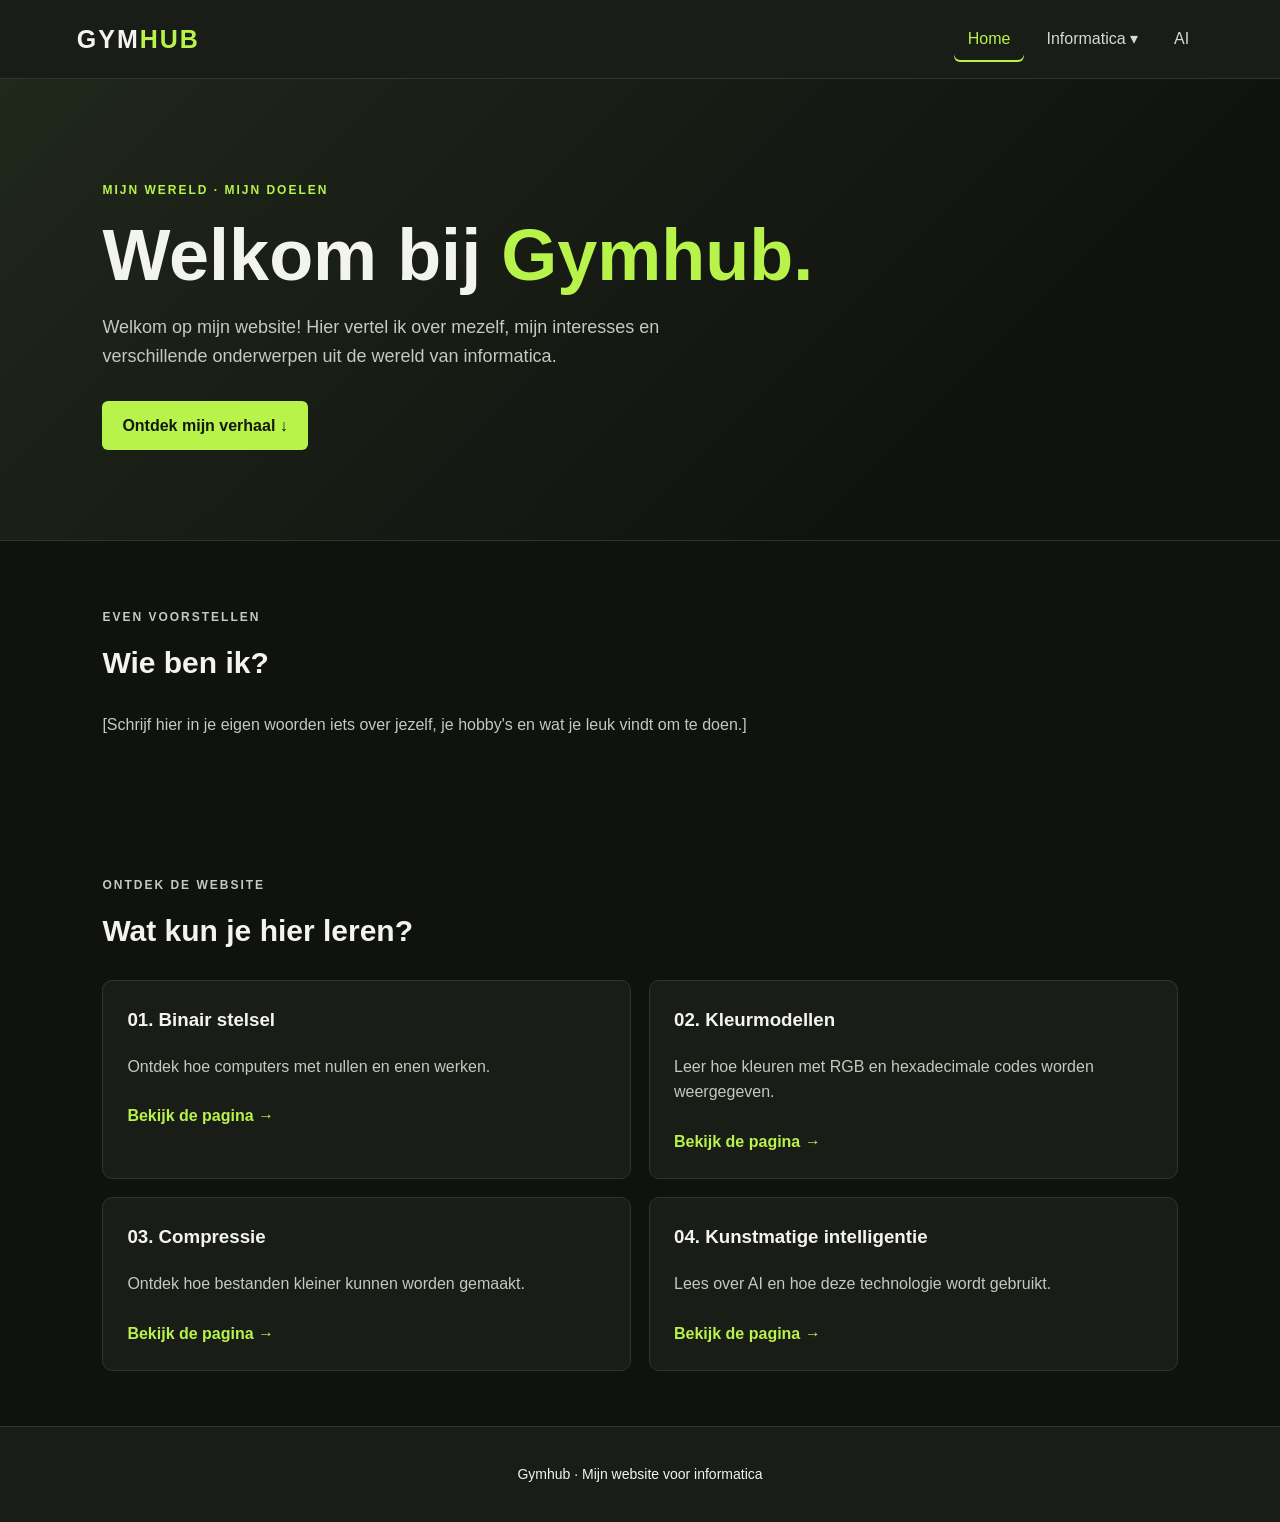
<file: index.html>
<!DOCTYPE html>
<!-- Dit is de homepage van mijn Gymhub-website. -->

<html lang="nl">
<head>
    <!-- Hiermee worden Nederlandse tekens goed weergegeven. -->
    <meta charset="UTF-8">

    <!-- Hiermee schaalt de website goed op een telefoon. -->
    <meta name="viewport" content="width=device-width, initial-scale=1.0">

    <!-- Dit is de titel die in het browsertabblad staat. -->
    <title>Gymhub | Home</title>

    <!-- Hiermee koppel ik mijn CSS-bestand aan deze pagina. -->
    <link rel="stylesheet" type="text/css" href="opmaak.css">
</head>

<body>

    <!-- De header bevat de naam van mijn website en het menu. -->
    <header class="bovenbalk">
        <a class="logo" href="index.html">GYM<span>HUB</span></a>

        <!-- Het navigatiemenu helpt bezoekers door de website te gaan. -->
        <nav class="navigatie">
            <ul>
                <li><a class="actief" href="index.html">Home</a></li>

                <li class="dropdown">
                    <a href="#" class="dropdown-knop">Informatica ▾</a>

                    <!-- Dit submenu klapt open als je er met de muis overheen gaat. -->
                    <ul class="dropdown-menu">
                        <li>
                            <a href="invoer-verwerking-uitvoer.html">
                                Invoer, verwerking en uitvoer
                            </a>
                        </li>
                        <li>
                            <a href="binairstelsel.html">Binair stelsel</a>
                        </li>
                        <li>
                            <a href="kleurmodellen.html">Kleurmodellen</a>
                        </li>
                        <li>
                            <a href="compressie.html">Compressie</a>
                        </li>
                    </ul>
                </li>

                <li><a href="ai.html">AI</a></li>
            </ul>
        </nav>
    </header>

    <!-- De main bevat de belangrijkste inhoud van de homepage. -->
    <main>
        <!-- Dit is het grote introductieblok bovenaan de pagina. -->
        <section class="intro">
            <p class="klein-label">MIJN WERELD · MIJN DOELEN</p>

            <h1>Welkom bij <span>Gymhub.</span></h1>

            <p class="intro-tekst">
                Welkom op mijn website! Hier vertel ik over mezelf,
                mijn interesses en verschillende onderwerpen uit de
                wereld van informatica.
            </p>

            <!-- Deze knop brengt de bezoeker naar de informatie over mij. -->
            <a class="knop" href="#over-mij">Ontdek mijn verhaal ↓</a>
        </section>

        <!-- Dit blok is bedoeld voor persoonlijke informatie over mij. -->
        <section class="inhoudsblok" id="over-mij">
            <p class="klein-label">EVEN VOORSTELLEN</p>

            <h2>Wie ben ik?</h2>

            <!-- Vervang deze aanwijzing door je eigen tekst. -->
            <p>
                [Schrijf hier in je eigen woorden iets over jezelf,
                je hobby's en wat je leuk vindt om te doen.]
            </p>
        </section>

        <!-- Deze kaarten geven bezoekers een overzicht van de website. -->
        <section class="inhoudsblok">
            <p class="klein-label">ONTDEK DE WEBSITE</p>

            <h2>Wat kun je hier leren?</h2>

            <div class="kaarten">
                <article class="kaart">
                    <h3>01. Binair stelsel</h3>
                    <p>
                        Ontdek hoe computers met nullen en enen werken.
                    </p>
                    <a href="binairstelsel.html">Bekijk de pagina →</a>
                </article>

                <article class="kaart">
                    <h3>02. Kleurmodellen</h3>
                    <p>
                        Leer hoe kleuren met RGB en hexadecimale codes
                        worden weergegeven.
                    </p>
                    <a href="kleurmodellen.html">Bekijk de pagina →</a>
                </article>

                <article class="kaart">
                    <h3>03. Compressie</h3>
                    <p>
                        Ontdek hoe bestanden kleiner kunnen worden gemaakt.
                    </p>
                    <a href="compressie.html">Bekijk de pagina →</a>
                </article>

                <article class="kaart">
                    <h3>04. Kunstmatige intelligentie</h3>
                    <p>
                        Lees over AI en hoe deze technologie wordt gebruikt.
                    </p>
                    <a href="ai.html">Bekijk de pagina →</a>
                </article>
            </div>
        </section>
    </main>

    <!-- De footer staat onderaan de pagina. -->
    <footer class="voettekst">
        <p>Gymhub · Mijn website voor informatica</p>
    </footer>

</body>
</html>
</file>
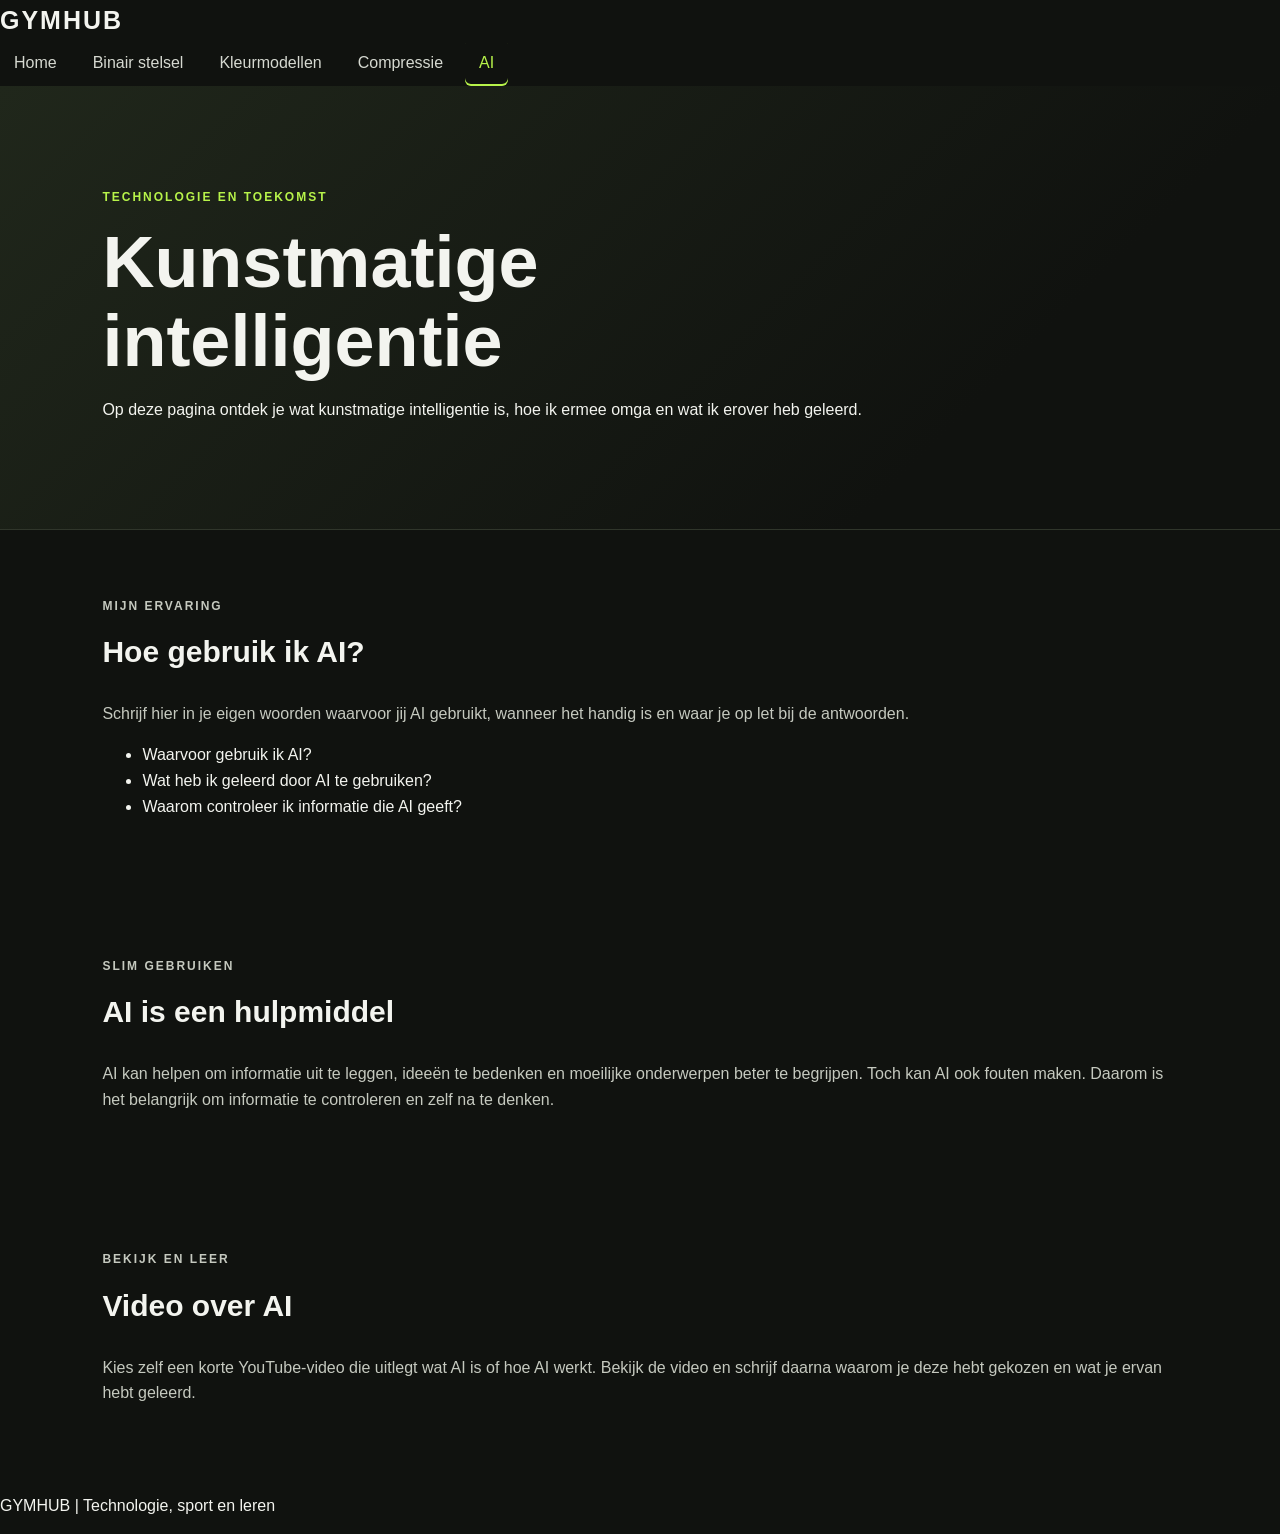
<file: ai.html>
<!DOCTYPE html>
<html lang="nl">
<head>
    <meta charset="UTF-8">
    <meta name="viewport" content="width=device-width, initial-scale=1.0">
    <title>AI | Gymhub</title>
    <link rel="stylesheet" href="opmaak.css">
</head>
<body>

    <!-- De navigatie is hetzelfde als op de andere pagina's. -->
    <header>
        <nav class="navigatie">
            <a class="logo" href="index.html">GYMHUB</a>

            <ul class="menu">
                <li><a href="index.html">Home</a></li>
                <li><a href="binairstelsel.html">Binair stelsel</a></li>
                <li><a href="kleurmodellen.html">Kleurmodellen</a></li>
                <li><a href="compressie.html">Compressie</a></li>
                <li><a class="actief" href="ai.html">AI</a></li>
            </ul>
        </nav>
    </header>

    <!-- Introductie van de AI-pagina. -->
    <main class="pagina">
        <section class="intro">
            <p class="klein-label">TECHNOLOGIE EN TOEKOMST</p>
            <h1>Kunstmatige intelligentie</h1>
            <p>
                Op deze pagina ontdek je wat kunstmatige intelligentie is,
                hoe ik ermee omga en wat ik erover heb geleerd.
            </p>
        </section>

        <!-- Vul hier je eigen ervaring met AI in. -->
        <section class="inhoudsblok">
            <p class="klein-label">MIJN ERVARING</p>
            <h2>Hoe gebruik ik AI?</h2>
            <p>
                Schrijf hier in je eigen woorden waarvoor jij AI gebruikt,
                wanneer het handig is en waar je op let bij de antwoorden.
            </p>

            <!-- Vervang de vragen hieronder door je eigen antwoorden. -->
            <ul>
                <li>Waarvoor gebruik ik AI?</li>
                <li>Wat heb ik geleerd door AI te gebruiken?</li>
                <li>Waarom controleer ik informatie die AI geeft?</li>
            </ul>
        </section>

        <!-- Een korte uitleg over verstandig gebruik van AI. -->
        <section class="inhoudsblok">
            <p class="klein-label">SLIM GEBRUIKEN</p>
            <h2>AI is een hulpmiddel</h2>
            <p>
                AI kan helpen om informatie uit te leggen, ideeën te bedenken
                en moeilijke onderwerpen beter te begrijpen. Toch kan AI ook
                fouten maken. Daarom is het belangrijk om informatie te
                controleren en zelf na te denken.
            </p>
        </section>

        <!-- Ruimte voor de zelfgekozen YouTube-video. -->
        <section class="inhoudsblok">
            <p class="klein-label">BEKIJK EN LEER</p>
            <h2>Video over AI</h2>
            <p>
                Kies zelf een korte YouTube-video die uitlegt wat AI is
                of hoe AI werkt. Bekijk de video en schrijf daarna waarom
                je deze hebt gekozen en wat je ervan hebt geleerd.
            </p>
            <!-- Voeg hier later de ingesloten video toe. -->
        </section>
    </main>

    <!-- Voettekst van de website. -->
    <footer>
        <p>GYMHUB | Technologie, sport en leren</p>
    </footer>

</body>
</html>
</file>
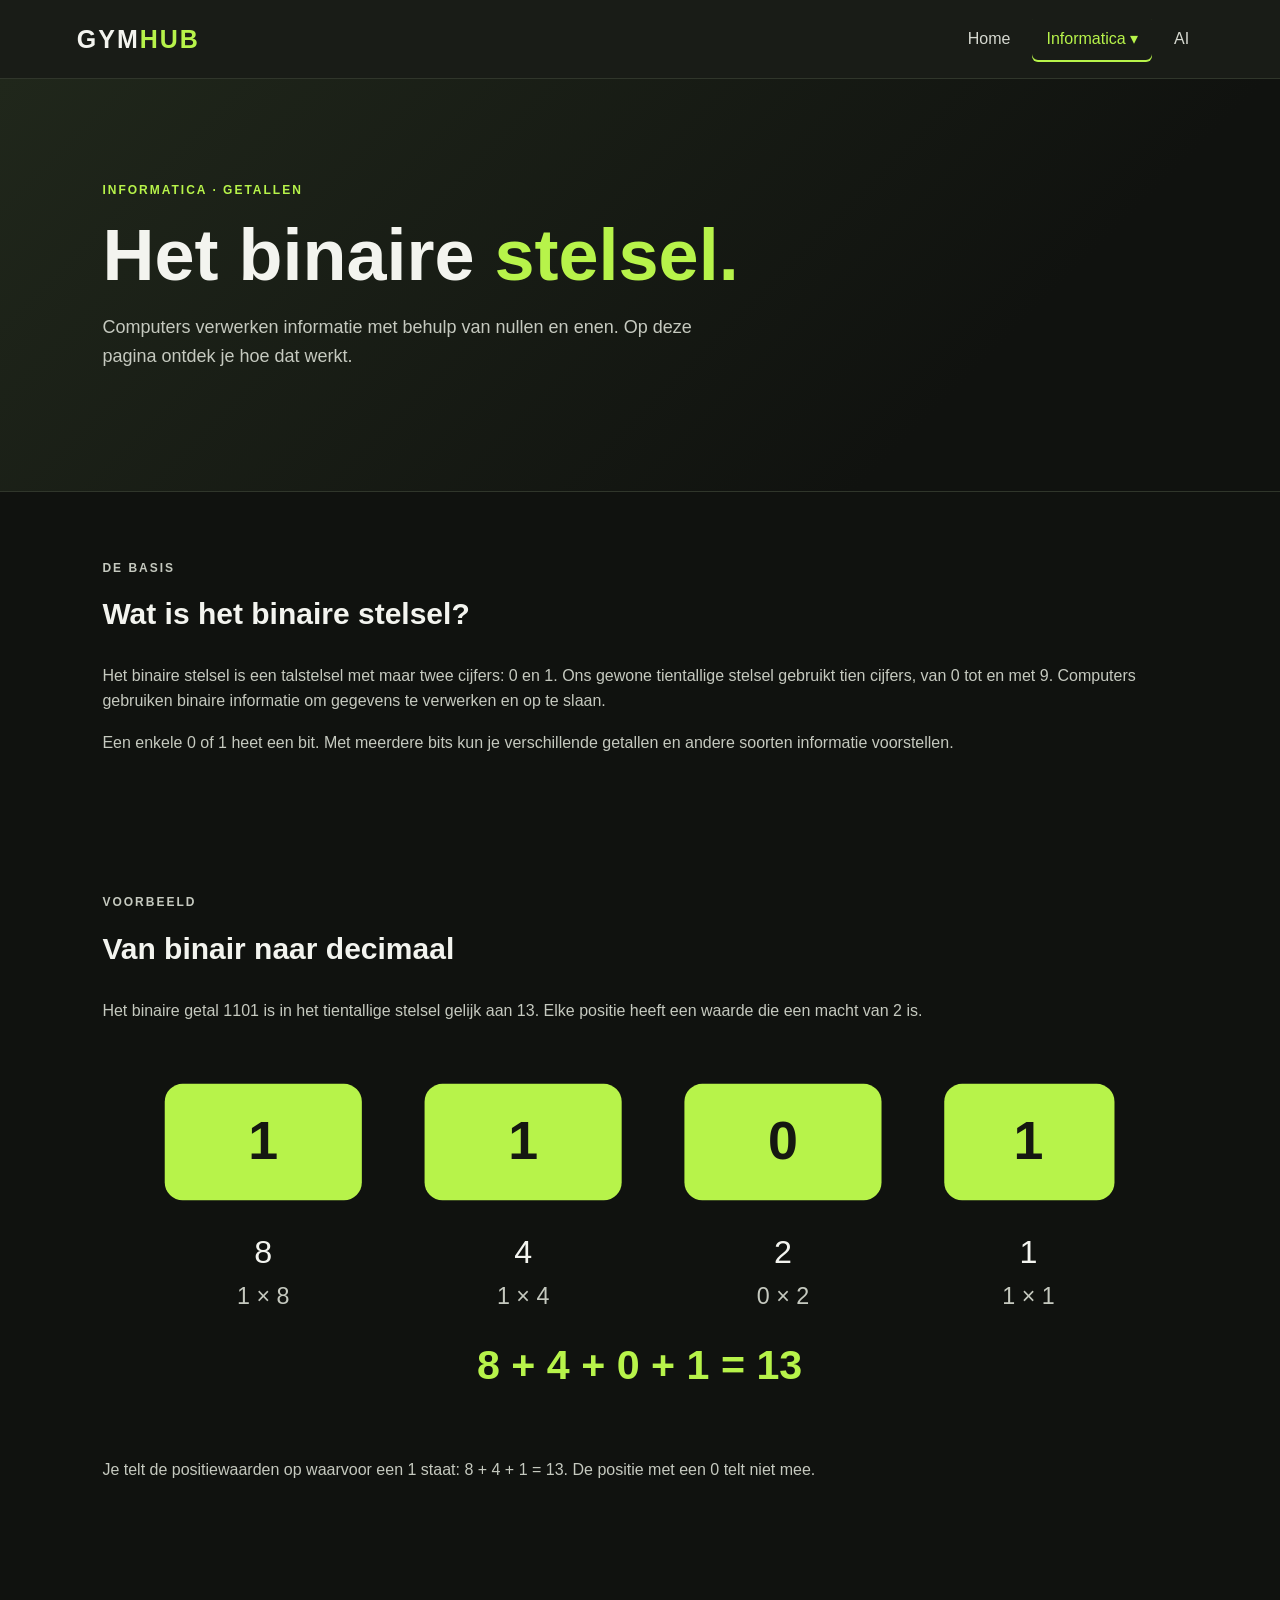
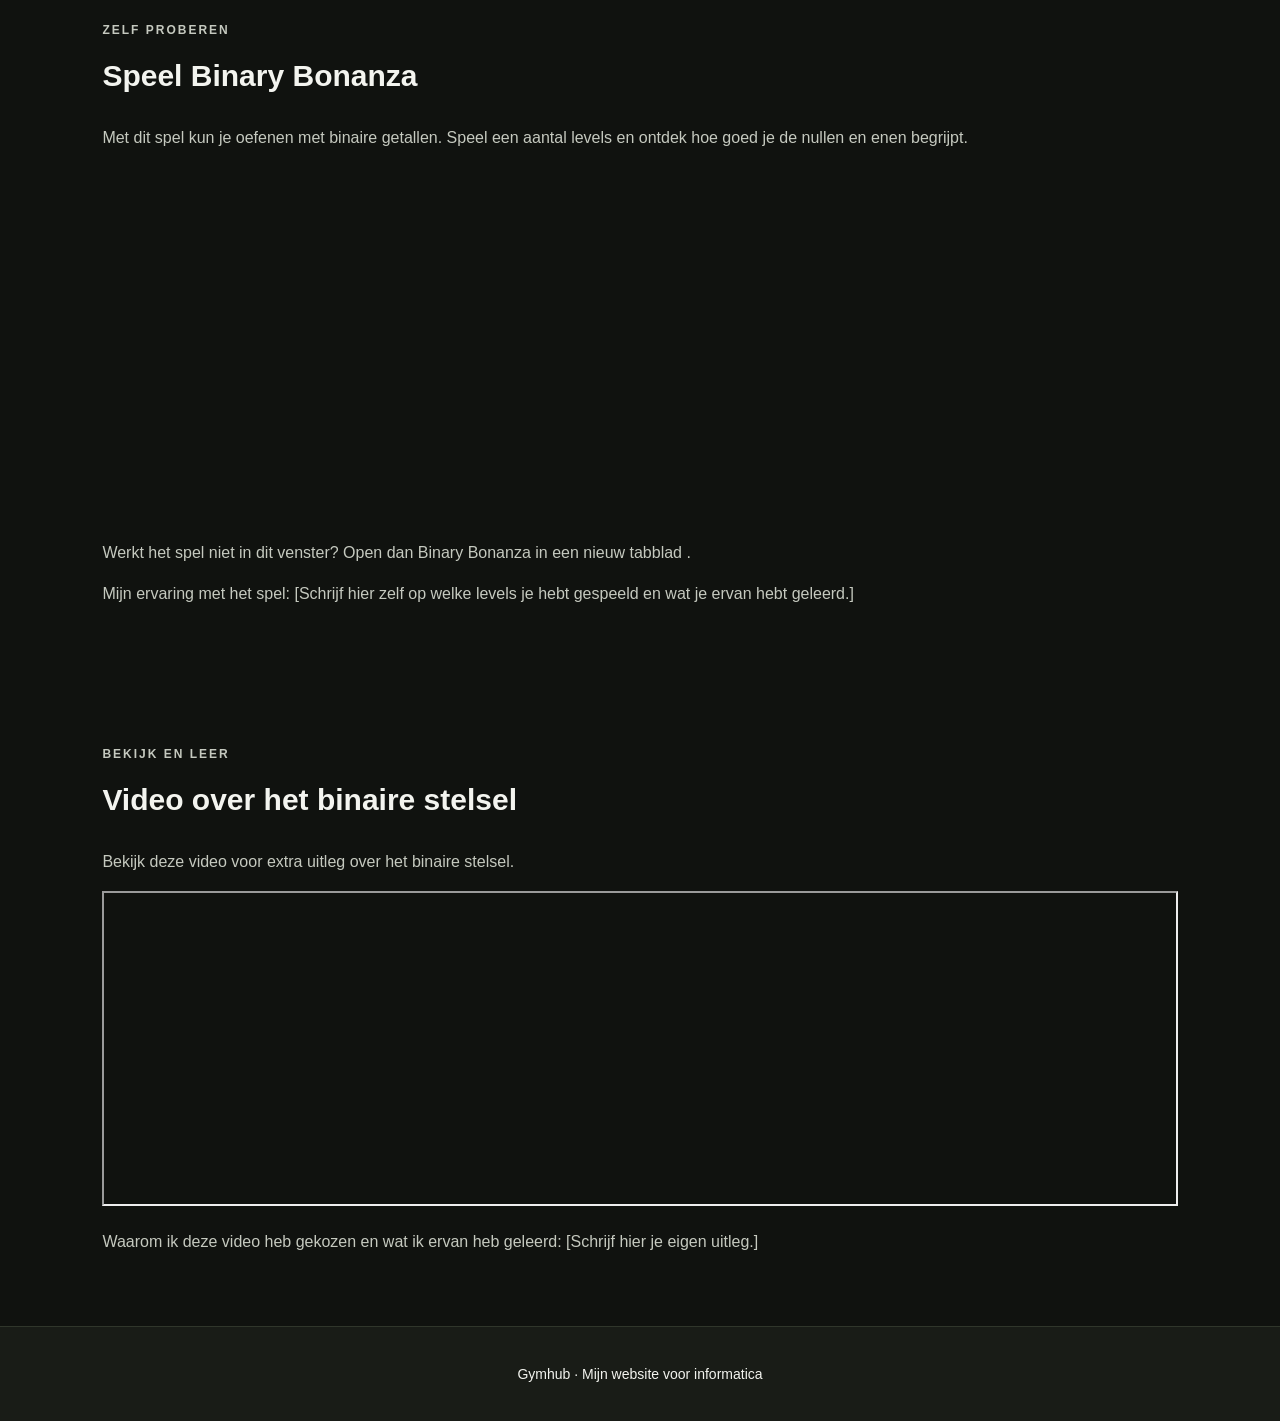
<file: binairstelsel.html>
<!DOCTYPE html>
<!-- Deze pagina legt het binaire stelsel uit. -->

<html lang="nl">
<head>
    <!-- Zorgt ervoor dat Nederlandse tekens goed worden weergegeven. -->
    <meta charset="UTF-8">

    <!-- Zorgt ervoor dat de pagina goed schaalt op telefoons. -->
    <meta name="viewport" content="width=device-width, initial-scale=1.0">

    <!-- De titel die bovenaan het browsertabblad verschijnt. -->
    <title>Gymhub | Binair stelsel</title>

    <!-- Gebruikt dezelfde vormgeving als de homepage. -->
    <link rel="stylesheet" type="text/css" href="opmaak.css">
</head>

<body>

    <!-- De header bevat het logo en de navigatiebalk. -->
    <header class="bovenbalk">
        <a class="logo" href="index.html">GYM<span>HUB</span></a>

        <!-- Dit menu staat ook op de homepage. -->
        <nav class="navigatie">
            <ul>
                <li>
                    <a href="index.html">Home</a>
                </li>

                <li class="dropdown">
                    <a href="#" class="dropdown-knop actief">Informatica ▾</a>

                    <!-- Dit submenu bevat de informaticaonderwerpen. -->
                    <ul class="dropdown-menu">
                        <li>
                            <a href="invoer-verwerking-uitvoer.html">
                                Invoer, verwerking en uitvoer
                            </a>
                        </li>
                        <li>
                            <a class="actief" href="binairstelsel.html">
                                Binair stelsel
                            </a>
                        </li>
                        <li>
                            <a href="kleurmodellen.html">Kleurmodellen</a>
                        </li>
                        <li>
                            <a href="compressie.html">Compressie</a>
                        </li>
                    </ul>
                </li>

                <li><a href="ai.html">AI</a></li>
            </ul>
        </nav>
    </header>

    <!-- Hier begint de belangrijkste inhoud van de pagina. -->
    <main>

        <!-- Introductie van het onderwerp. -->
        <section class="intro">
            <p class="klein-label">INFORMATICA · GETALLEN</p>

            <h1>Het binaire <span>stelsel.</span></h1>

            <p class="intro-tekst">
                Computers verwerken informatie met behulp van nullen
                en enen. Op deze pagina ontdek je hoe dat werkt.
            </p>
        </section>

        <!-- Uitleg over de basis van het binaire stelsel. -->
        <section class="inhoudsblok">
            <p class="klein-label">DE BASIS</p>

            <h2>Wat is het binaire stelsel?</h2>

            <p>
                Het binaire stelsel is een talstelsel met maar twee
                cijfers: 0 en 1. Ons gewone tientallige stelsel gebruikt
                tien cijfers, van 0 tot en met 9. Computers gebruiken
                binaire informatie om gegevens te verwerken en op te slaan.
            </p>

            <p>
                Een enkele 0 of 1 heet een bit. Met meerdere bits kun je
                verschillende getallen en andere soorten informatie
                voorstellen.
            </p>
        </section>

        <!-- Voorbeeld met een zelfgemaakt SVG-diagram. -->
        <section class="inhoudsblok">
            <p class="klein-label">VOORBEELD</p>

            <h2>Van binair naar decimaal</h2>

            <p>
                Het binaire getal 1101 is in het tientallige stelsel
                gelijk aan 13. Elke positie heeft een waarde die een
                macht van 2 is.
            </p>

            <!-- SVG is een manier om zelf een schaalbaar diagram te tekenen. -->
            <svg
                viewBox="0 0 600 220"
                width="100%"
                role="img"
                aria-labelledby="binair-titel binair-beschrijving"
            >
                <title id="binair-titel">Het binaire getal 1101</title>
                <desc id="binair-beschrijving">
                    De bits 1, 1, 0 en 1 hebben de positiewaarden
                    8, 4, 2 en 1. Samen leveren ze 13 op.
                </desc>

                <g font-family="Arial, sans-serif" text-anchor="middle">
                    <g fill="#B7F34A">
                        <rect x="35" y="25" width="110" height="65" rx="10"/>
                        <rect x="180" y="25" width="110" height="65" rx="10"/>
                        <rect x="325" y="25" width="110" height="65" rx="10"/>
                        <rect x="470" y="25" width="95" height="65" rx="10"/>
                    </g>

                    <g fill="#151811" font-size="30" font-weight="bold">
                        <text x="90" y="67">1</text>
                        <text x="235" y="67">1</text>
                        <text x="380" y="67">0</text>
                        <text x="517" y="67">1</text>
                    </g>

                    <g fill="#F3F4EF" font-size="18">
                        <text x="90" y="125">8</text>
                        <text x="235" y="125">4</text>
                        <text x="380" y="125">2</text>
                        <text x="517" y="125">1</text>
                    </g>

                    <g fill="#C5C9BF" font-size="13">
                        <text x="90" y="148">1 × 8</text>
                        <text x="235" y="148">1 × 4</text>
                        <text x="380" y="148">0 × 2</text>
                        <text x="517" y="148">1 × 1</text>
                    </g>

                    <text x="300" y="190" fill="#B7F34A"
                          font-size="23" font-weight="bold">
                        8 + 4 + 0 + 1 = 13
                    </text>
                </g>
            </svg>

            <p>
                Je telt de positiewaarden op waarvoor een 1 staat:
                8 + 4 + 1 = 13. De positie met een 0 telt niet mee.
            </p>
        </section>

        <!-- Het spel waarmee bezoekers zelf kunnen oefenen. -->
        <section class="inhoudsblok">
            <p class="klein-label">ZELF PROBEREN</p>

            <h2>Speel Binary Bonanza</h2>

            <p>
                Met dit spel kun je oefenen met binaire getallen.
                Speel een aantal levels en ontdek hoe goed je de
                nullen en enen begrijpt.
            </p>

            <!-- Het spel wordt in een iframe binnen deze pagina getoond. -->
            <!-- Toont Binary Bonanza in een kleiner venster. -->
            <iframe
                src="https://games.penjee.com/binary-bonanza/game.php"
                title="Binary Bonanza: oefenen met binaire getallen"
                width="100%"
                height="350"
                loading="lazy"
                style="border: 0; border-radius: 10px; max-width: 800px;"
                allowfullscreen>
            </iframe>

            <p>
                Werkt het spel niet in dit venster? Open dan
                <a href="https://games.penjee.com/binary-bonanza/game.php"
                   target="_blank"
                   rel="noopener noreferrer">
                    Binary Bonanza in een nieuw tabblad
                </a>.
            </p>

            <!-- Noteer zelf hoeveel levels je hebt gespeeld en wat je leerde. -->
            <p>
                Mijn ervaring met het spel:
                [Schrijf hier zelf op welke levels je hebt gespeeld
                en wat je ervan hebt geleerd.]
            </p>
        </section>

        <section class="inhoudsblok">
            <p class="klein-label">BEKIJK EN LEER</p>

            <h2>Video over het binaire stelsel</h2>

            <p>
                Bekijk deze video voor extra uitleg over het binaire stelsel.
            </p>

            <!-- De gekozen YouTube-video wordt op de pagina getoond. -->
            <iframe
                width="100%"
                height="315"
                src="https://www.youtube.com/embed/OpaB2SaNIyA"
                title="Video over het binaire stelsel"
                loading="lazy"
                allowfullscreen>
            </iframe>

            <!-- Vul dit zelf in nadat je de video hebt bekeken. -->
            <p>
                Waarom ik deze video heb gekozen en wat ik ervan heb geleerd:
                [Schrijf hier je eigen uitleg.]
            </p>
        </section>


    </main>

    <!-- De footer sluit de pagina af. -->
    <footer class="voettekst">
        <p>Gymhub · Mijn website voor informatica</p>
    </footer>

</body>
</html>
</file>
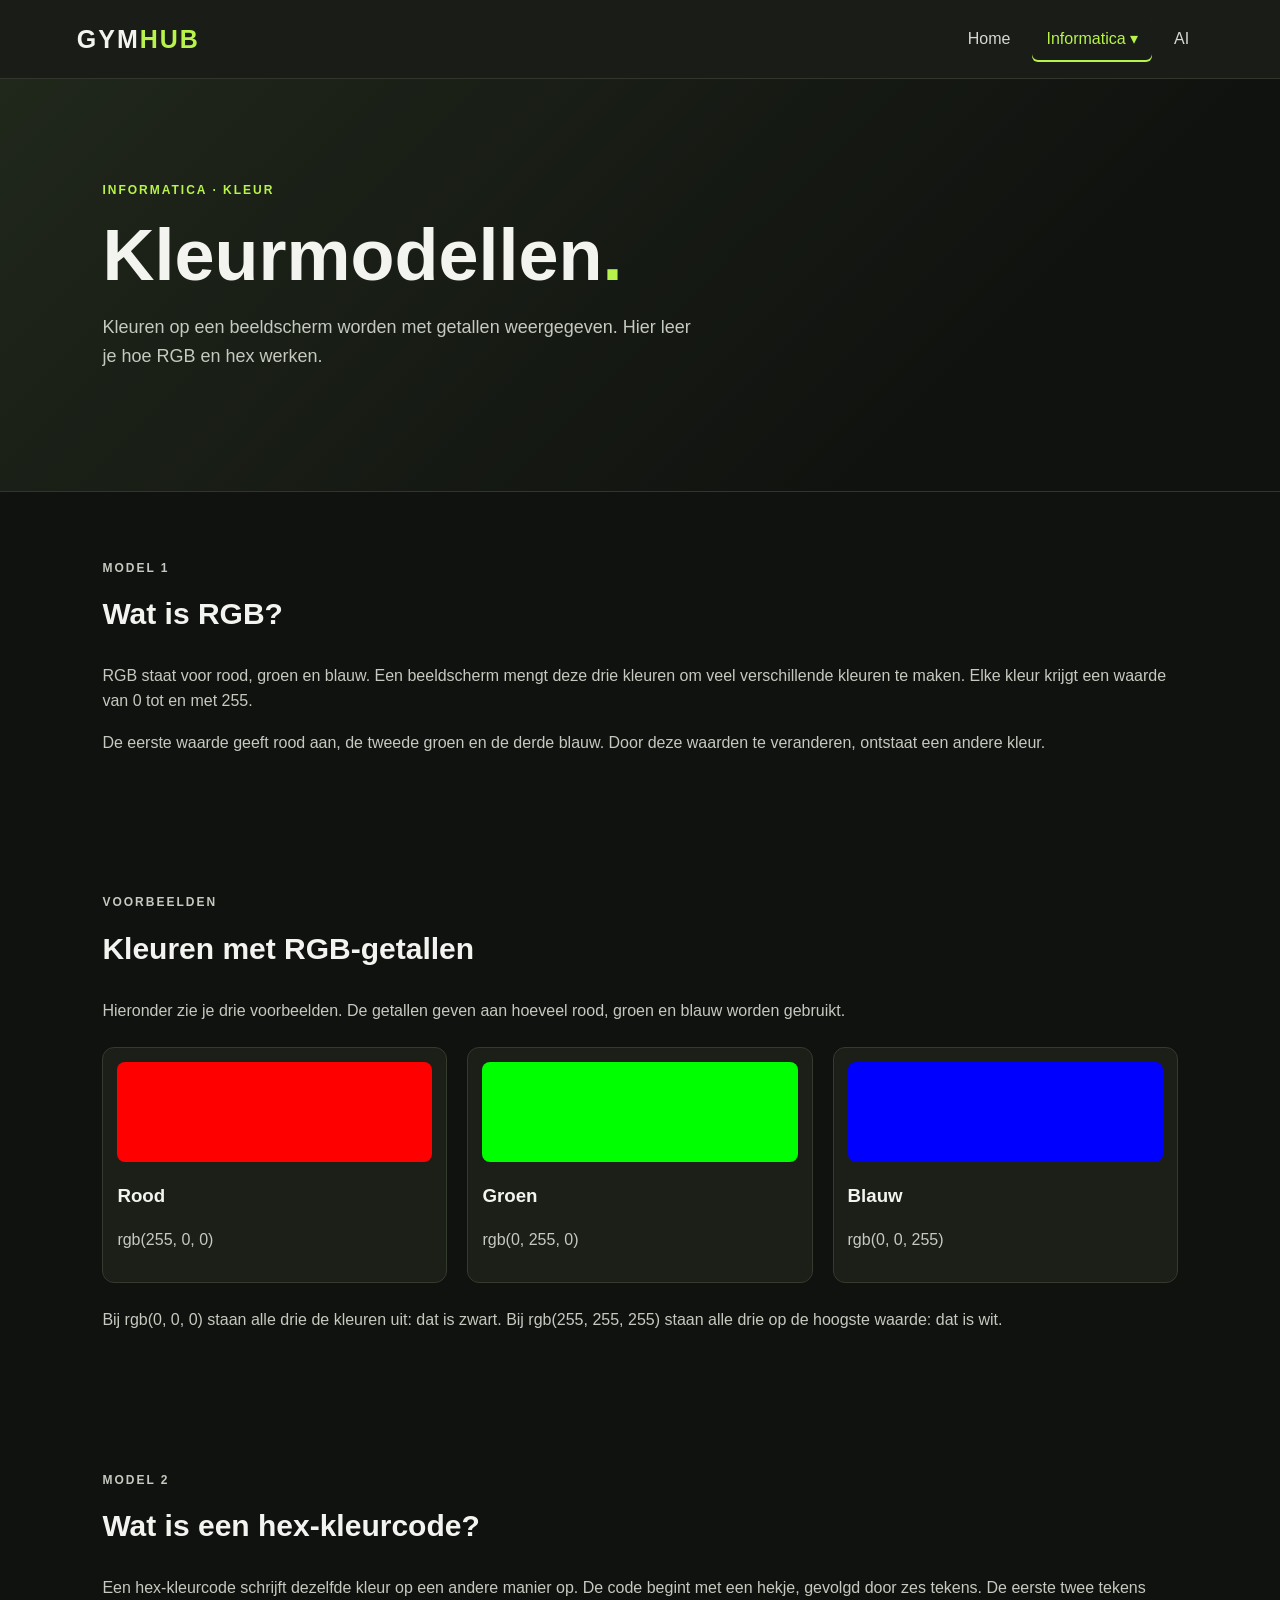
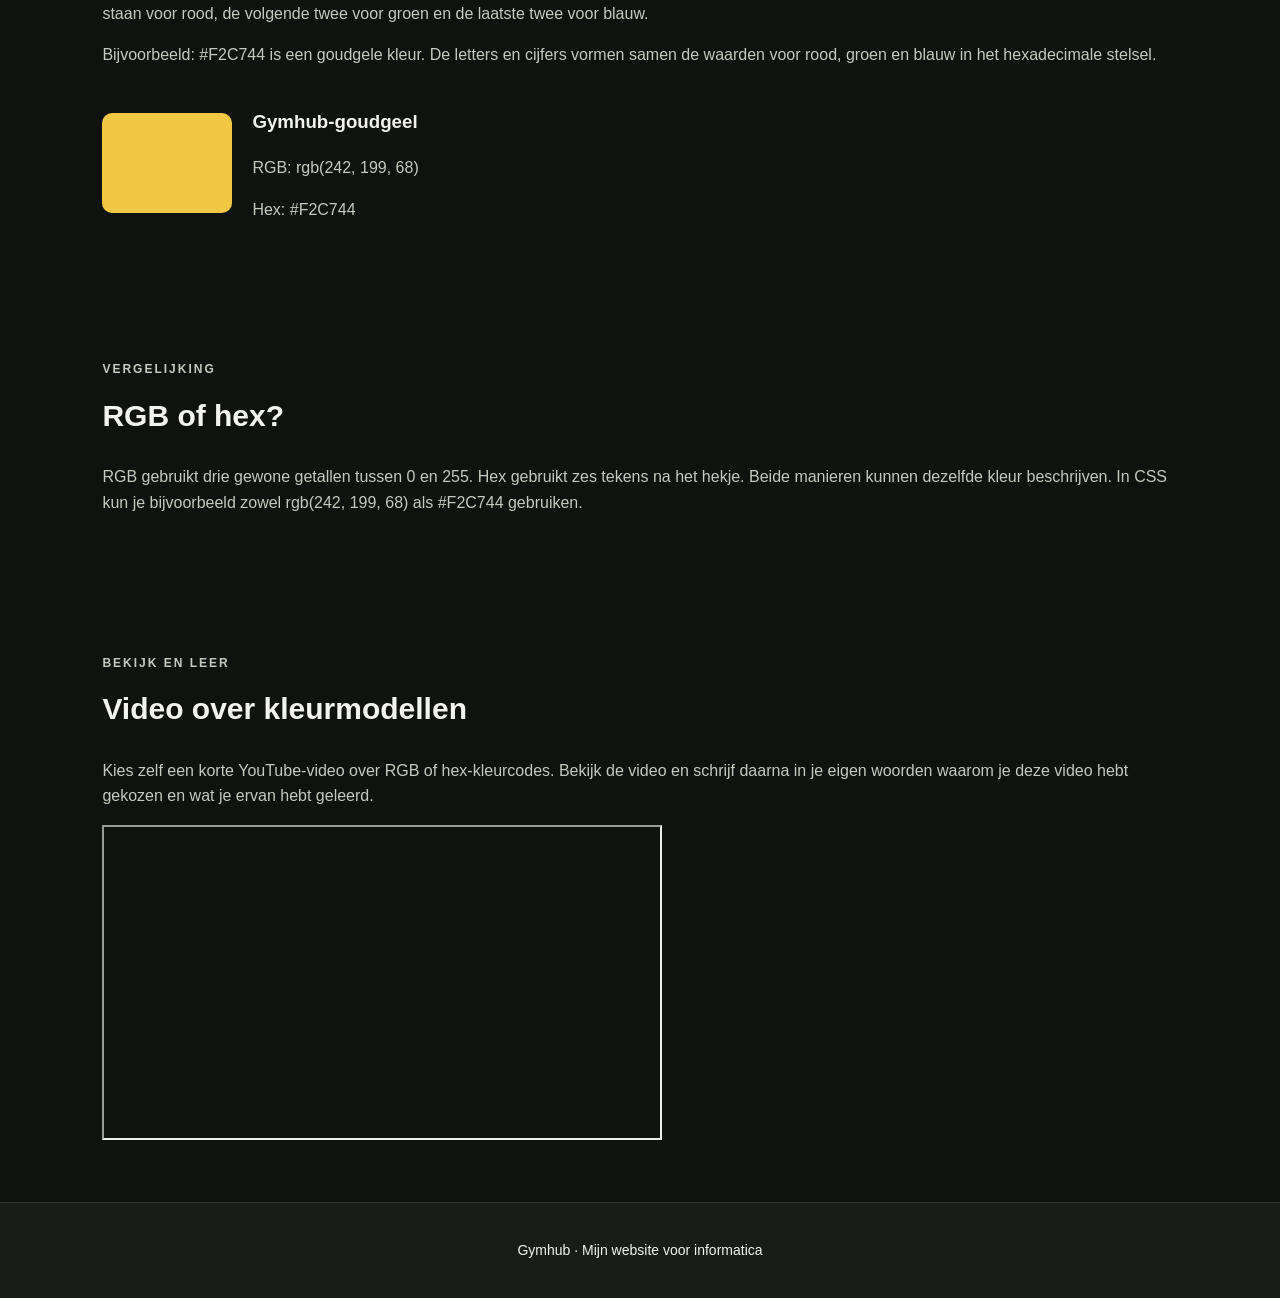
<file: kleurmodellen.html>
<!DOCTYPE html>
<!-- Deze pagina legt RGB-kleuren en hex-kleurcodes uit. -->

<html lang="nl">
<head>
    <!-- Zorgt ervoor dat Nederlandse tekens goed worden weergegeven. -->
    <meta charset="UTF-8">

    <!-- Zorgt ervoor dat de pagina goed werkt op telefoons. -->
    <meta name="viewport" content="width=device-width, initial-scale=1.0">

    <!-- De titel van deze pagina in het browsertabblad. -->
    <title>Gymhub | Kleurmodellen</title>

    <!-- Gebruikt dezelfde opmaak als de rest van de website. -->
    <link rel="stylesheet" href="opmaak.css">
</head>

<body>

    <!-- De header bevat het logo en de navigatie. -->
    <header class="bovenbalk">
        <a class="logo" href="index.html">GYM<span>HUB</span></a>

        <!-- Het navigatiemenu staat op iedere pagina. -->
        <nav class="navigatie">
            <ul>
                <li><a href="index.html">Home</a></li>

                <li class="dropdown">
                    <a href="#" class="dropdown-knop actief">Informatica ▾</a>

                    <!-- Dit submenu bevat de informaticaonderwerpen. -->
                    <ul class="dropdown-menu">
                        <li>
                            <a href="invoer-verwerking-uitvoer.html">
                                Invoer, verwerking en uitvoer
                            </a>
                        </li>
                        <li>
                            <a href="binairstelsel.html">Binair stelsel</a>
                        </li>
                        <li>
                            <a class="actief" href="kleurmodellen.html">
                                Kleurmodellen
                            </a>
                        </li>
                        <li>
                            <a href="compressie.html">Compressie</a>
                        </li>
                    </ul>
                </li>

                <li><a href="ai.html">AI</a></li>
            </ul>
        </nav>
    </header>

    <!-- Hier begint de inhoud van de pagina. -->
    <main>

        <!-- Introductie van kleurmodellen. -->
        <section class="intro">
            <p class="klein-label">INFORMATICA · KLEUR</p>

            <h1>Kleurmodellen<span>.</span></h1>

            <p class="intro-tekst">
                Kleuren op een beeldscherm worden met getallen
                weergegeven. Hier leer je hoe RGB en hex werken.
            </p>
        </section>

        <!-- Uitleg over het RGB-kleurmodel. -->
        <section class="inhoudsblok">
            <p class="klein-label">MODEL 1</p>

            <h2>Wat is RGB?</h2>

            <p>
                RGB staat voor rood, groen en blauw. Een beeldscherm
                mengt deze drie kleuren om veel verschillende kleuren
                te maken. Elke kleur krijgt een waarde van 0 tot en
                met 255.
            </p>

            <p>
                De eerste waarde geeft rood aan, de tweede groen en
                de derde blauw. Door deze waarden te veranderen,
                ontstaat een andere kleur.
            </p>
        </section>

        <!-- Voorbeelden van RGB-kleuren. -->
        <section class="inhoudsblok">
            <p class="klein-label">VOORBEELDEN</p>

            <h2>Kleuren met RGB-getallen</h2>

            <p>
                Hieronder zie je drie voorbeelden. De getallen geven
                aan hoeveel rood, groen en blauw worden gebruikt.
            </p>

            <div class="kleurkaarten">
                <div class="kleurkaart">
                    <div class="kleurvlak" style="background-color: rgb(255, 0, 0);"></div>
                    <h3>Rood</h3>
                    <p>rgb(255, 0, 0)</p>
                </div>

                <div class="kleurkaart">
                    <div class="kleurvlak" style="background-color: rgb(0, 255, 0);"></div>
                    <h3>Groen</h3>
                    <p>rgb(0, 255, 0)</p>
                </div>

                <div class="kleurkaart">
                    <div class="kleurvlak" style="background-color: rgb(0, 0, 255);"></div>
                    <h3>Blauw</h3>
                    <p>rgb(0, 0, 255)</p>
                </div>
            </div>

            <p>
                Bij rgb(0, 0, 0) staan alle drie de kleuren uit:
                dat is zwart. Bij rgb(255, 255, 255) staan alle
                drie op de hoogste waarde: dat is wit.
            </p>
        </section>

        <!-- Uitleg over hexadecimale kleurcodes. -->
        <section class="inhoudsblok">
            <p class="klein-label">MODEL 2</p>

            <h2>Wat is een hex-kleurcode?</h2>

            <p>
                Een hex-kleurcode schrijft dezelfde kleur op een
                andere manier op. De code begint met een hekje,
                gevolgd door zes tekens. De eerste twee tekens staan
                voor rood, de volgende twee voor groen en de laatste
                twee voor blauw.
            </p>

            <p>
                Bijvoorbeeld: #F2C744 is een goudgele kleur.
                De letters en cijfers vormen samen de waarden
                voor rood, groen en blauw in het hexadecimale stelsel.
            </p>

            <!-- Laat een voorbeeldkleur en de bijbehorende code zien. -->
            <div class="hex-voorbeeld">
                <div class="hex-kleurvlak"></div>

                <div>
                    <h3>Gymhub-goudgeel</h3>
                    <p>RGB: rgb(242, 199, 68)</p>
                    <p>Hex: #F2C744</p>
                </div>
            </div>
        </section>

        <!-- Vergelijking van RGB en hex. -->
        <section class="inhoudsblok">
            <p class="klein-label">VERGELIJKING</p>

            <h2>RGB of hex?</h2>

            <p>
                RGB gebruikt drie gewone getallen tussen 0 en 255.
                Hex gebruikt zes tekens na het hekje. Beide manieren
                kunnen dezelfde kleur beschrijven. In CSS kun je
                bijvoorbeeld zowel rgb(242, 199, 68) als #F2C744 gebruiken.
            </p>
        </section>

        <!-- Ruimte voor de gekozen uitlegvideo. -->
        <section class="inhoudsblok">
            <p class="klein-label">BEKIJK EN LEER</p>

            <h2>Video over kleurmodellen</h2>

            <p>
                Kies zelf een korte YouTube-video over RGB of
                hex-kleurcodes. Bekijk de video en schrijf daarna
                in je eigen woorden waarom je deze video hebt gekozen
                en wat je ervan hebt geleerd.
            </p>

<!-- Deze video legt kleurmodellen uit. -->
<iframe
    width="560"
    height="315"
    src="https://www.youtube.com/embed/9JOHhiHc6ws"
    title="YouTube-video over kleurmodellen"
    allowfullscreen>
</iframe>
        </section>

    </main>

    <!-- De footer sluit de pagina af. -->
    <footer class="voettekst">
        <p>Gymhub · Mijn website voor informatica</p>
    </footer>

</body>
</html>
</file>
<file: opmaak.css>
/* =========================================
   ALGEMENE INSTELLINGEN
   ========================================= */

/* Deze selector (*) geldt voor alle elementen. */
* {
    box-sizing: border-box;
}

/* De body bepaalt de standaardstijl van de hele pagina. */
body {
    margin: 0;
    background-color: #10120F;
    color: #F3F4EF; /* Dit is de standaard tekstkleur. */
    font-family: Arial, Helvetica, sans-serif;
    line-height: 1.6;
}

/* Alle links krijgen een nette standaardopmaak. */
a {
    color: inherit;
    text-decoration: none;
}

/* =========================================
   BOVENBALK EN NAVIGATIEMENU
   ========================================= */

/* De bovenbalk bevat het logo en het navigatiemenu. */
.bovenbalk {
    background-color: #191C17;
    min-height: 76px;
    padding: 16px 6%;
    display: flex;
    align-items: center;
    justify-content: space-between;
    gap: 20px;
    flex-wrap: wrap;

    /* De hoge z-index zorgt dat het menu boven andere inhoud staat. */
    position: relative;
    z-index: 100;
    border-bottom: 1px solid #30362B;
}

/* Het logo valt op door de grotere letters. */
.logo {
    font-size: 25px;
    font-weight: bold;
    letter-spacing: 2px;
}

/* Het woord HUB krijgt de limegroene accentkleur. */
.logo span {
    color: #B7F34A;
}

/* De lijst wordt horizontaal weergegeven zonder opsommingstekens. */
.navigatie ul {
    list-style: none;
    display: flex;
    align-items: center;
    gap: 8px;
    padding: 0;
    margin: 0;
}

/* Elk hoofdmenu-item is een mogelijke plek voor een submenu. */
.navigatie li {
    position: relative;
}

/* De links krijgen ruimte zodat ze makkelijk aanklikbaar zijn. */
.navigatie > ul > li > a {
    display: block;
    padding: 10px 14px;
    border-radius: 6px;
    color: #D6D9D1;
    transition: background-color 0.2s, color 0.2s;
}

/* Bij aanwijzen verandert de kleur van de link. */
.navigatie a:hover,
.navigatie a:focus-visible {
    background-color: #2A3023;
    color: #B7F34A;
}

/* De actieve link laat zien op welke pagina je bent. */
.navigatie a.actief {
    color: #B7F34A;
    box-shadow: inset 0 -2px 0 #B7F34A;
}

/* =========================================
   DROPDOWNMENU
   ========================================= */

/* Het submenu staat standaard verborgen. */
.dropdown-menu {
    display: none !important;
    position: absolute;
    top: 100%; /* Het menu begint direct onder de hoofdknop. */
    left: 0;
    min-width: 230px;
    background-color: #20241D;
    border: 1px solid #3A4231;
    border-radius: 8px;
    padding: 8px !important;
    flex-direction: column;
    align-items: stretch !important;
    gap: 2px !important;
    box-shadow: 0 12px 25px rgba(0, 0, 0, 0.35);
}

/* Het submenu verschijnt als je de knop of lijst aanwijst. */
.dropdown:hover > .dropdown-menu,
.dropdown:focus-within > .dropdown-menu {
    display: flex !important;
}

/* De submenu-links vullen de breedte van het submenu. */
.dropdown-menu a {
    display: block;
    padding: 10px;
    border-radius: 5px;
    color: #F3F4EF;
}

/* =========================================
   INTRODUCTIEBLOK
   ========================================= */

/* Dit is het grote introductieblok bovenaan de homepage. */
.intro {
    padding: 90px 8%;
    background: linear-gradient(135deg, #20271B, #10120F 75%);
    border-bottom: 1px solid #30362B;
}

/* Kleine groene labels geven onderdelen een herkenbare stijl. */
.klein-label {
    color: #B7F34A;
    font-size: 12px;
    font-weight: bold;
    letter-spacing: 2px;
    text-transform: uppercase;
}

/* De hoofdtekst krijgt een groot lettertype. */
.intro h1 {
    max-width: 850px;
    margin: 16px 0;
    font-size: clamp(38px, 7vw, 72px);
    line-height: 1.1;
}

/* Het woord Gymhub krijgt de accentkleur. */
.intro h1 span {
    color: #B7F34A;
}

/* De introductietekst krijgt een beperkte breedte voor leesbaarheid. */
.intro-tekst {
    max-width: 600px;
    color: #C5C9BF;
    font-size: 18px;
    margin-bottom: 30px;
}

/* =========================================
   KNOPPEN
   ========================================= */

/* De knop valt op door de groene achtergrond. */
.knop {
    display: inline-block;
    padding: 12px 20px;
    background-color: #B7F34A;
    color: #151811;
    border-radius: 6px;
    font-weight: bold;
}

/* De knop verandert als je hem aanwijst. */
.knop:hover,
.knop:focus-visible {
    background-color: #D0FF79;
}

/* =========================================
   INHOUD EN KAARTEN
   ========================================= */

/* Dit zijn de verschillende inhoudsblokken op de homepage. */
.inhoudsblok {
    padding: 55px 8%;
}

/* Koppen zijn helder en goed leesbaar. */
.inhoudsblok h2 {
    font-size: 30px;
    margin-top: 8px;
}

/* Gewone alinea's krijgen een zachte witte tekstkleur. */
.inhoudsblok p {
    color: #C5C9BF;
}

/* De kaarten worden automatisch over beschikbare ruimte verdeeld. */
.kaarten {
    display: grid;
    grid-template-columns: repeat(2, minmax(0, 1fr));
    gap: 18px;
    margin-top: 25px;
}

/* Elke kaart heeft een eigen achtergrond en rand. */
.kaart {
    background-color: #191C17;
    border: 1px solid #30362B;
    border-radius: 10px;
    padding: 24px;
}

/* De titel van iedere kaart is wit. */
.kaart h3 {
    color: #F3F4EF;
    margin-top: 0;
}

/* De links in de kaarten zijn groen en duidelijk herkenbaar. */
.kaart a {
    display: inline-block;
    color: #B7F34A;
    font-weight: bold;
    margin-top: 8px;
}

/* =========================================
   VOETTEKST
   ========================================= */

/* De footer sluit de website netjes af. */
.voettekst {
    padding: 22px 8%;
    background-color: #191C17;
    border-top: 1px solid #30362B;
    text-align: center;
    font-size: 14px;
}

/* =========================================
   AANPASSINGEN VOOR TELEFOONS
   ========================================= */

/* Deze regels gelden bij schermen van maximaal 600 pixels breed. */
@media (max-width: 600px) {
    .bovenbalk {
        padding: 16px 5%;
        align-items: flex-start;
        flex-direction: column;
    }

    /* Het hoofdmenu mag op kleine schermen naar een nieuwe regel. */
    .navigatie,
    .navigatie > ul {
        width: 100%;
    }

    .navigatie > ul {
        flex-wrap: wrap;
    }

    .navigatie > ul > li > a {
        padding: 9px 10px;
    }

    /* De dropdown blijft binnen het scherm beter bruikbaar. */
    .dropdown-menu {
        max-width: 90vw;
    }

    .intro {
        padding: 60px 6%;
    }

    .inhoudsblok {
        padding: 40px 6%;
    }

    /* Op een telefoon komen de kaarten onder elkaar. */
    .kaarten {
        grid-template-columns: 1fr;
    }
}
/* Zet de RGB-kleurvoorbeelden naast elkaar. */
.kleurkaarten {
    display: grid;
    grid-template-columns: repeat(auto-fit, minmax(150px, 1fr));
    gap: 20px;
    margin: 24px 0;
}

/* Geeft iedere kleurkaart een donkere achtergrond. */
.kleurkaart {
    background: #1B1F18;
    border: 1px solid #343A2E;
    border-radius: 12px;
    padding: 14px;
}

/* Laat de voorbeeldkleur duidelijk zien. */
.kleurvlak {
    height: 100px;
    border-radius: 8px;
}

/* Zorgt voor ruimte tussen de kleur en de tekst. */
.kleurkaart h3 {
    margin-bottom: 6px;
}

.kleurkaart p {
    overflow-wrap: anywhere;
}

/* Zet de hex-kleur en uitleg naast elkaar. */
.hex-voorbeeld {
    display: flex;
    align-items: center;
    gap: 20px;
    flex-wrap: wrap;
    margin-top: 20px;
}

/* Het vlak toont de goudgele hex-kleur. */
.hex-kleurvlak {
    width: 130px;
    height: 100px;
    background-color: #F2C744;
    border-radius: 10px;
    flex-shrink: 0;
}
/* Zet de bitmap- en vectorvoorbeelden in een nette kaart. */
.compressie-voorbeeld {
    max-width: 420px;
    margin: 24px 0;
    padding: 16px;
    background-color: #191C17;
    border: 1px solid #30362B;
    border-radius: 12px;
}

/* Zorgt ervoor dat de SVG-afbeeldingen binnen de kaart passen. */
.compressie-voorbeeld svg {
    display: block;
    width: 100%;
    height: auto;
}

/* De tekst onder de voorbeelden is iets kleiner. */
.compressie-bijschrift {
    font-size: 14px;
    margin-bottom: 0;
}

/* Zet de vergelijking van bitmap en vector naast elkaar. */
.compressie-tabel {
    display: grid;
    grid-template-columns: repeat(2, minmax(0, 1fr));
    gap: 18px;
    margin-top: 24px;
}

/* Geeft iedere vergelijkingskaart een donkere achtergrond. */
.compressie-kaart {
    padding: 22px;
    background-color: #191C17;
    border: 1px solid #30362B;
    border-radius: 10px;
}

/* De koppen in de vergelijkingskaarten zijn limegroen. */
.compressie-kaart h3 {
    color: #B7F34A;
}

/* Op smalle schermen komen de kaarten onder elkaar. */
@media (max-width: 600px) {
    .compressie-tabel {
        grid-template-columns: 1fr;
    }
}

/* Opmaak van de klikbare videominiatuur op de compressiepagina. */
.video-miniatuur {
    display: block;
    width: 100%;
    max-width: 560px;
    height: auto;
    border-radius: 12px;
    border: 2px solid #B7F34A;
}

/* Maak de miniatuur iets doorzichtiger als je eroverheen gaat. */
.video-miniatuur:hover {
    opacity: 0.85;
}
</file>
